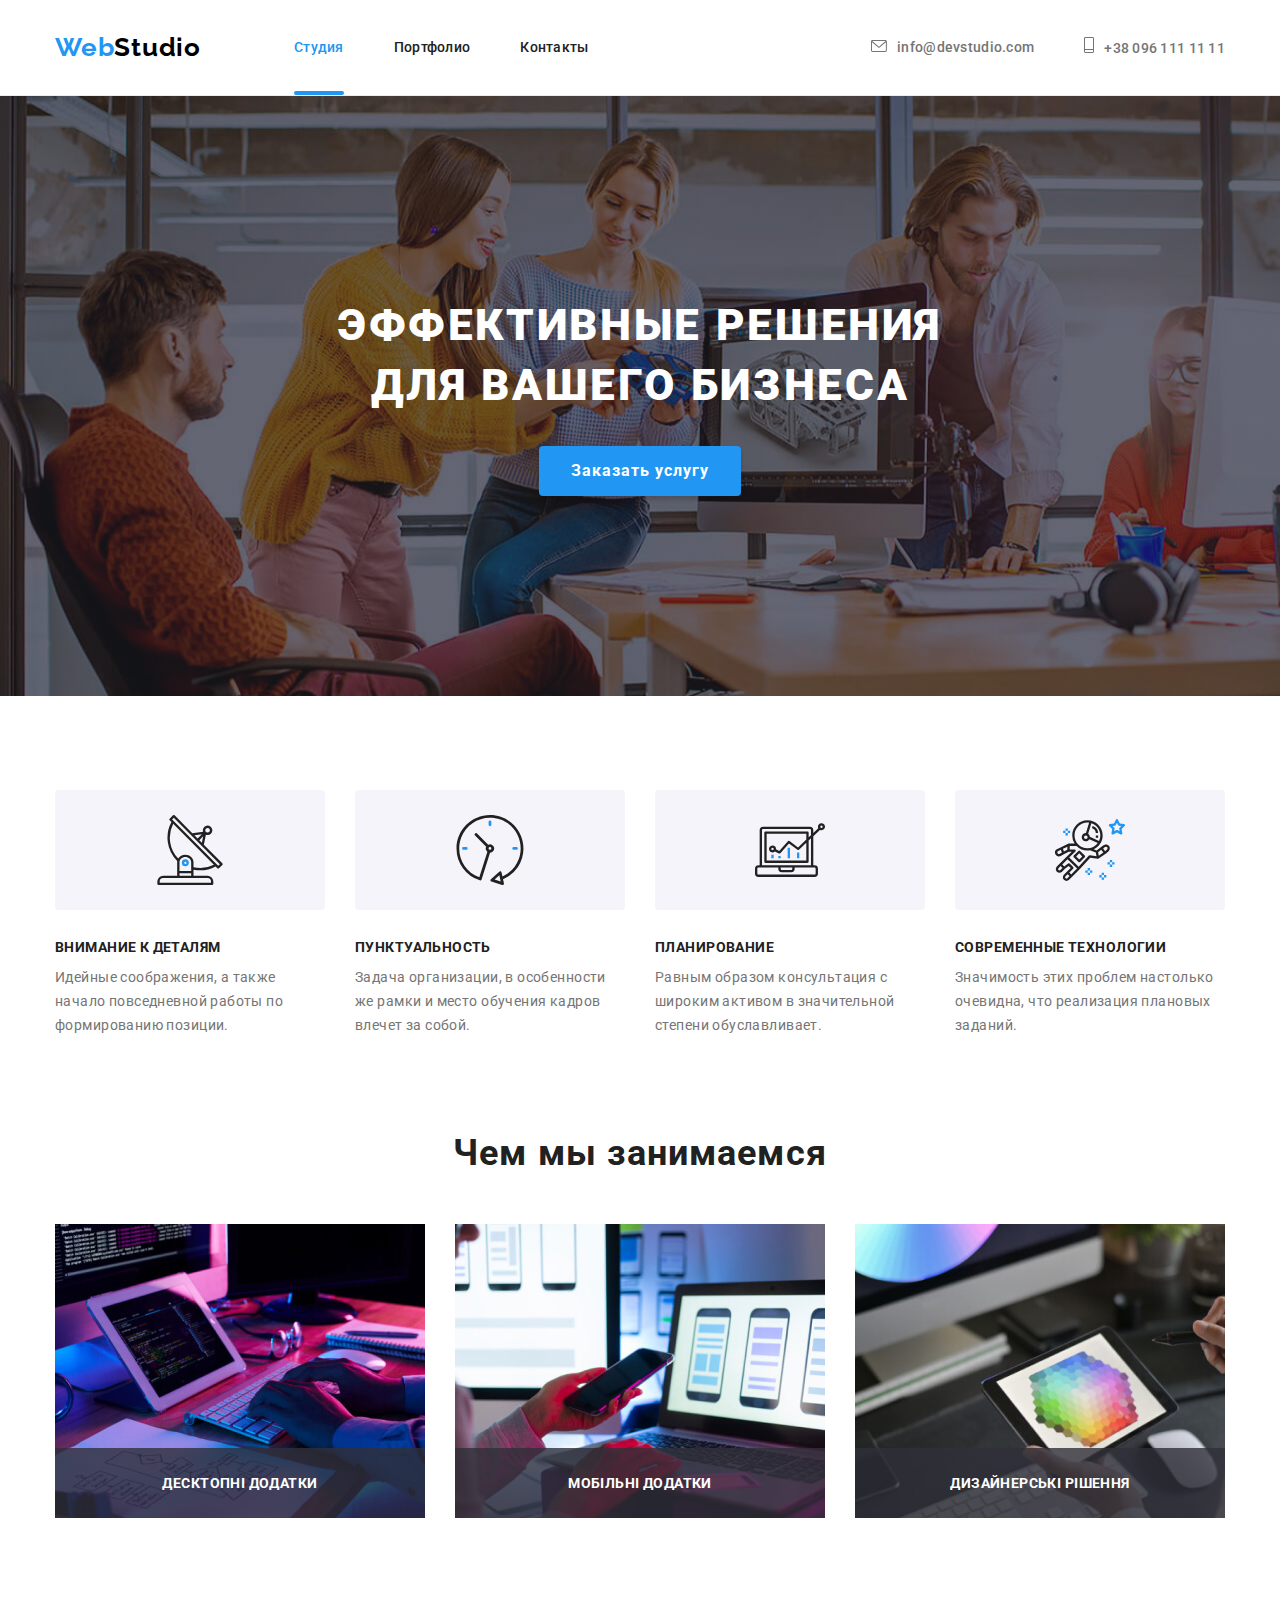
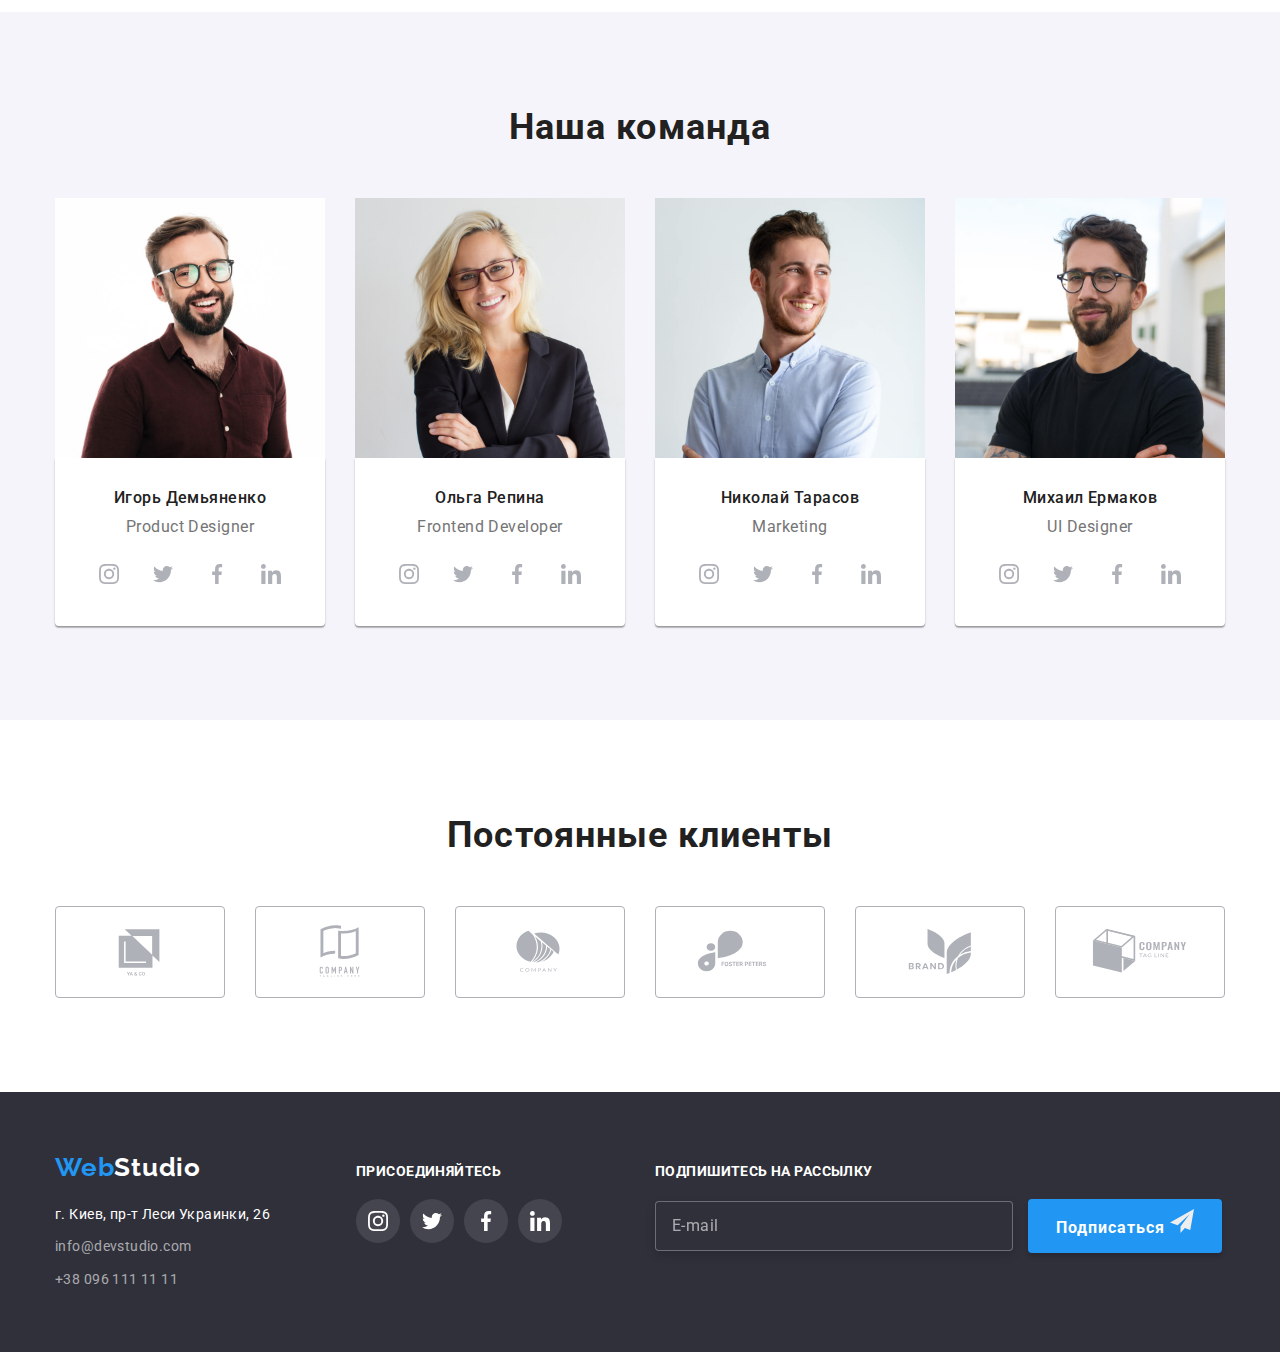
<file: index.html>
<!DOCTYPE html>
<html lang="ru">

<head>
    <meta charset="UTF-8">
    <meta http-equiv="X-UA-Compatible" content="IE=edge">
    <meta name="viewport" content="width=device-width, initial-scale=1.0">
    <title>goit-markup-hw-06</title>
    <link rel="preconnect" href="https://fonts.googleapis.com">
    <link rel="preconnect" href="https://fonts.gstatic.com" crossorigin>
    <link 
        href="https://fonts.googleapis.com/css2?family=Raleway:wght@700&family=Roboto:wght@400;500;700;900&display=swap"
        rel="stylesheet"/>
    <link rel="stylesheet" href="https://cdn.jsdelivr.net/npm/modern-normalize@1.1.0/modern-normalize.min.css">
    <link rel="stylesheet" href="./css/styles.css"/>
</head>

<body class="body">
    <!--Header-->
    <header class="page-header page-header-container">
        <div class="container header-container">
            <a class="logotype link" href="logo" lang="en">Web<span class="second-part-logo">Studio</span></a>
            <nav class="page-navigation">
                <ul class="menu list">
                    <li class="menu-item active-studia-link">
                        <a class="menu-link link menu-studia-header active-studia" href="./index.html">Студия</a>
                    </li>
                    <li class="menu-item">
                        <a class="menu-link link" href="./portfolio.html">Портфолио</a>
                    </li>
                    <li class="menu-item">
                        <a class="menu-link link" href="">Контакты</a>
                    </li>
                </ul>
            </nav>
            <ul class="list contacts-list">
                <li class="contacts-list-mail-phone">
                    <a class="contact-mail link" href="mailto:info@devstudio.com">
                        <svg class="envelope" widht="16" height="12">
                            <use href="./images/icons.svg#icon-envelope"></use>
                        </svg>info@devstudio.com
                    </a>
                </li>
                <li class="contacts-list-mail-phone">
                    <a class="contact-phone-number link" href="tel:+380961111111">
                        <svg class="smartphone" widht="10" height="16">
                            <use href="./images/icons.svg#icon-smartphone"></use>
                        </svg>+38 096 111 11 11
                    </a>
                </li>
            </ul>
        </div>
    </header>

    <!--HERO-->
    <main>
        <!--Top_box-->
        <section class="hero">
            <h1 class="main-title">Эффективные решения для вашего бизнеса</h1>
            <button class="modal-buttom" type="button" data-modal-open>Заказать услугу</button>
        </section>

        <!--Characteristic-->
        <section class="characteristic-section section">
            <div class="container">
                <h2 class="invisible-header">Особeнности</h2>
                <ul class="list characteristic-list">
                    <li class="list-characteristics-columns">
                        <div class="image">
                            <a href="#" class="characteristic-list-image">
                                <svg class="characteristic-list-icon" width="70" height="70">
                                    <use href="./images/icons.svg#icon-antenna"></use>
                                </svg>
                            </a> 
                        </div>    
                        <h3 class="inform-title-qualities subtitle">Внимание к деталям</h3>
                        <p class="description">Идейные соображения, а также начало повседневной работы по формированию позиции.</p>
                    </li>
                    <li class="list-characteristics-columns">
                        <div class="image">
                            <a href="#" class="characteristic-list-image">
                                <svg class="characteristic-list-icon" width="70" height="70">
                                    <use href="./images/icons.svg#icon-clock"></use>
                                </svg>
                            </a>
                        </div>    
                        <h3 class="inform-title-qualities subtitle">Пунктуальность</h3>
                        <p class="description">Задача организации, в особенности же рамки и место обучения кадров влечет за собой.</p>
                    </li>
                    <li class="list-characteristics-columns">
                        <div class="image"> 
                            <a href="#" class="characteristic-list-image">
                                <svg class="characteristic-list-icon" width="70" height="70">
                                    <use href="./images/icons.svg#icon-diagram"></use>
                                </svg>
                            </a>
                        </div>    
                        <h3 class="inform-title-qualities subtitle">Планирование</h3>
                        <p class="description">Равным образом консультация с широким активом в значительной степени обуславливает.</p>
                    </li>
                    <li class="list-characteristics-columns">
                        <div class="image">  
                            <a href="#" class="characteristic-list-image">
                                <svg class="characteristic-list-icon" width="70" height="70">
                                    <use href="./images/icons.svg#icon-astronaut"></use>
                                </svg>
                            </a>
                        </div>    
                        <h3 class="inform-title-qualities subtitle">Современные технологии</h3>
                        <p class="description">Значимость этих проблем настолько очевидна, что реализация плановых заданий.</p>
                    </li> 
                </ul>
            </div>
        </section>
        <!--We_do-->
        <section class="section-we-do">
            <div class="container">
                <h2 class="what-we-do">Чем мы занимаемся</h2>
                <ul class="list list-we-do">
                    <li class="what-we-do-cards">
                        <a href="#" class="we-do-window link">
                            <div class="position-overlay-we-do">
                                <img src="./images/we_do1.jpg" alt="typing_on_the_keyboard" width="370" height="294">
                                <p class="we-do-inform-part-photo">Десктопні додатки</p>
                            </div>
                        </a>
                    </li>
                    <li class="what-we-do-cards">
                        <a href="#" class="we-do-window link">
                            <div class="position-overlay-we-do">
                                <img src="./images/we_do2.jpg" alt="works_with_phone_and_laptop" width="370" height="294">
                                <p class="we-do-inform-part-photo">Мобільні додатки</p>
                            </div>
                        </a>
                    </li>
                    <li class="what-we-do-cards">
                        <a href="#" class="we-do-window link">
                            <div class="position-overlay-we-do">
                                <img src="./images/we_do3.jpg" alt="works_on_a_tablet" width="370" height="294">
                                <p class="we-do-inform-part-photo">Дизайнерські рішення</p>
                            </div>
                        </a>
                    </li>
                </ul>
            </div>
        </section>
        <!--Team-->
        <section class="section-team">
            <div class="container">
                <h2 class="our-team">Наша команда</h2>
                <ul class="list list-our-team">
                    <li class="our-team-cards">
                        <img src="./images/team1.jpg" alt="igor_demyanenko_smiles" width="270" height="260">
                        <div class="our-team-info-block">
                            <h3 class="inform-title subtitle">Игорь Демьяненко</h3>
                            <p lang="en" class="description-team">Product Designer</p>
                            <ul class="social-list list">
                                <li class="social-link">
                                    <a href="#" class="social-list-link">
                                        <svg class="social-list-icon" width="20" height="20">
                                            <use href="./images/icons.svg#icon-instagram"></use>
                                        </svg>
                                    </a>
                                </li>
                                <li class="social-link">
                                    <a href="#" class="social-list-link">
                                        <svg class="social-list-icon" width="20" height="20">
                                            <use href="./images/icons.svg#icon-twitter"></use>
                                        </svg>
                                    </a>
                                </li>
                                <li class="social-link">
                                    <a href="#" class="social-list-link">
                                        <svg class="social-list-icon" width="20" height="20">
                                            <use href="./images/icons.svg#icon-facebook"></use>
                                        </svg>
                                    </a>
                                </li>
                                <li class="social-link">
                                    <a href="#" class="social-list-link">
                                        <svg class="social-list-icon" width="20" height="20">
                                            <use href="./images/icons.svg#icon-linkedin"></use>
                                        </svg>
                                    </a>
                                </li>
                            </ul>
                        </div>
                    </li>
                    <li class="our-team-cards">
                        <img src="./images/team2.jpg" alt="olga_repina_smiles" width="270" height="260">
                        <div class="our-team-info-block">
                            <h3 class="inform-title subtitle">Ольга Репина</h3>
                            <p lang="en" class="description-team">Frontend Developer</p>
                                <ul class="social-list list">
                                    <li class="social-link">
                                        <a href="#" class="social-list-link">
                                            <svg class="social-list-icon" width="20" height="20">
                                                <use href="./images/icons.svg#icon-instagram"></use>
                                            </svg>
                                        </a>
                                    </li>
                                    <li class="social-link">
                                        <a href="#" class="social-list-link">
                                            <svg class="social-list-icon" width="20" height="20">
                                                <use href="./images/icons.svg#icon-twitter"></use>
                                            </svg>
                                        </a>
                                    </li>
                                    <li class="social-link">
                                        <a href="#" class="social-list-link">
                                            <svg class="social-list-icon" width="20" height="20">
                                                <use href="./images/icons.svg#icon-facebook"></use>
                                            </svg>
                                        </a>
                                    </li>
                                    <li class="social-link">
                                        <a href="#" class="social-list-link">
                                            <svg class="social-list-icon" width="20" height="20">
                                                <use href="./images/icons.svg#icon-linkedin"></use>
                                            </svg>
                                        </a>
                                    </li>
                                </ul>
                        </div>
                    </li>
                    <li class="our-team-cards">
                        <img src="./images/team3.jpg" alt="nicolay_tarasov_smiles" width="270" height="260">
                        <div class="our-team-info-block">
                            <h3 class="inform-title subtitle">Николай Тарасов</h3>
                            <p lang="en" class="description-team">Marketing</p>
                                <ul class="social-list list">
                                    <li class="social-link">
                                        <a href="#" class="social-list-link">
                                            <svg class="social-list-icon" width="20" height="20">
                                                <use href="./images/icons.svg#icon-instagram"></use>
                                            </svg>
                                        </a>
                                    </li>
                                    <li class="social-link">
                                        <a href="#" class="social-list-link">
                                            <svg class="social-list-icon" width="20" height="20">
                                                <use href="./images/icons.svg#icon-twitter"></use>
                                            </svg>
                                        </a>
                                    </li>
                                    <li class="social-link">
                                        <a href="#" class="social-list-link">
                                            <svg class="social-list-icon" width="20" height="20">
                                                <use href="./images/icons.svg#icon-facebook"></use>
                                            </svg>
                                        </a>
                                    </li>
                                    <li class="social-link">
                                        <a href="#" class="social-list-link">
                                            <svg class="social-list-icon" width="20" height="20">
                                                <use href="./images/icons.svg#icon-linkedin"></use>
                                            </svg>
                                        </a>
                                    </li>
                                </ul>
                        </div>
                    </li>
                    <li class="our-team-cards">
                        <img src="./images/team4.jpg" alt="mikhail_ermakov_smiles" width="270" height="260">
                        <div class="our-team-info-block">
                            <h3 class="inform-title subtitle">Михаил Ермаков</h3>
                            <p lang="en" class="description-team">UI Designer</p>
                                <ul class="social-list list">
                                    <li class="social-link">
                                        <a href="#" class="social-list-link">
                                            <svg class="social-list-icon" width="20" height="20">
                                                <use href="./images/icons.svg#icon-instagram"></use>
                                            </svg>
                                        </a>
                                    </li>
                                    <li class="social-link">
                                        <a href="#" class="social-list-link">
                                            <svg class="social-list-icon" width="20" height="20">
                                                <use href="./images/icons.svg#icon-twitter"></use>
                                            </svg>
                                        </a>
                                    </li>
                                    <li class="social-link">
                                        <a href="#" class="social-list-link">
                                            <svg class="social-list-icon" width="20" height="20">
                                                <use href="./images/icons.svg#icon-facebook"></use>
                                            </svg>
                                        </a>
                                    </li>
                                    <li class="social-link">
                                        <a href="#" class="social-list-link">
                                            <svg class="social-list-icon" width="20" height="20">
                                                <use href="./images/icons.svg#icon-linkedin"></use>
                                            </svg>
                                        </a>
                                    </li>
                                </ul>
                        </div>
                    </li>
                    
                </ul>
            </div>
        </section>   
        <!--Clients-->
        <section class="characteristic-section section">
            <div class="container">
                <h2 class="our-clients">Постоянные клиенты</h2>
                <ul class="client-list list">
                    <li class="client-link-item">
                        <a href="#" class="client-list-item">
                            <svg class="svg-active" width="106" height="60">
                                <use href="./images/icons.svg#icon-client1"></use>
                            </svg>
                        </a>
                    </li>
                    <li class="client-link-item">
                        <a href="#" class="client-list-item">
                            <svg class="svg-active" width="106" height="60">
                                <use href="./images/icons.svg#icon-client2"></use>
                            </svg>
                        </a>
                    </li>
                    <li class="client-link-item">
                        <a href="#" class="client-list-item">
                            <svg class="svg-active" width="106" height="60">
                                <use href="./images/icons.svg#icon-client3"></use>
                            </svg>
                        </a>
                    </li>
                    <li class="client-link-item">
                        <a href="#" class="client-list-item">
                            <svg class="svg-active" width="106" height="60">
                                <use href="./images/icons.svg#icon-client4"></use>
                            </svg>
                        </a>
                    </li>
                    <li class="client-link-item">
                        <a href="#" class="client-list-item">
                            <svg class="svg-active" width="106" height="60">
                                <use href="./images/icons.svg#icon-client5"></use>
                            </svg>
                        </a>
                    </li>
                    <li class="client-link-item">
                        <a href="#" class="client-list-item">
                            <svg class="svg-active" width="106" height="60">
                                <use href="./images/icons.svg#icon-client6"></use>
                            </svg>
                        </a>
                    </li>
                </ul>
            </div>
        </section>
    </main>

    <!--Footer-->
    <footer class="footer">
        <div class="container footer-parts">
            <div class="container-footer-parts">
                <a class="logotype link" href="logo" lang="en">Web<span class="second-part-logo-footer">Studio</span></a>
                <address class="adress-footer">
                    <ul class="list">
                        <li class="footer-adress-list">
                            <a class="company-adress-link link" href="https://goo.gl/maps/UaDpQJsmYQLNW6bbA" target="_blank" rel="noopener noreferrer">г. Киев, пр-т Леси Украинки, 26</a>
                        </li>
                        <li class="footer-adress-list">
                            <a class="footer-mail-link link" href="mailto:info@devstudio.com">info@devstudio.com</a>
                        </li>
                        <li class="footer-adress-list">
                            <a class="footer-phone-link link" href="tel:+380961111111">+38 096 111 11 11</a>
                        </li>
                    </ul>
                </address>
            </div> 
            <div class="container-footer">
                <p class="title-footer">Присоединяйтесь</p>
                <ul class="social-list-footer list">
                    <li class="social-link-footer">
                        <a href="#" class="social-list-link-footer">
                            <svg class="social-list-icon-footer" width="20" height="20">
                                <use href="./images/icons.svg#icon-instagram"></use>
                            </svg>
                        </a>
                    </li>
                    <li class="social-link-footer">
                        <a href="#" class="social-list-link-footer">
                            <svg class="social-list-icon-footer" width="20" height="20">
                                <use href="./images/icons.svg#icon-twitter"></use>
                            </svg>
                        </a>
                    </li>
                    <li class="social-link-footer">
                        <a href="#" class="social-list-link-footer">
                            <svg class="social-list-icon-footer" width="20" height="20">
                                <use href="./images/icons.svg#icon-facebook"></use>
                            </svg>
                        </a>
                    </li>
                    <li class="social-link-footer">
                        <a href="#" class="social-list-link-footer">
                            <svg class="social-list-icon-footer" width="20" height="20">
                                <use href="./images/icons.svg#icon-linkedin"></use>
                            </svg>
                        </a>
                    </li>
                </ul>
            </div>
            <form class="modal-form-footer">
                <p class="modal-form-title-footer">Подпишитесь на рассылку</p>
                <label class="modal-form-field-footer">
                    <span class="modal-form-input-wrapper-footer">
                        <input type="email" name="email_mailing" class="modal-form-input-footer" required
                            minlength="5" placeholder="E-mail">
                    </span>
                    <button type="button" class="modal-form-submit-footer">Подписаться
                        <svg class="modal-form-input-icon-footer" width="24" height="24">
                            <use href="./images/icons.svg#icon-icon-send"></use>
                        </svg>
                    </button>
                </label>
            </form>
        </div>
    </footer>

    <!-- ------------MODAL   WINDOW---------- -->

    <div class="backdrop is-hidden" data-modal>
        <div class="modal">
            <button type="button" class="modal-close-button" data-modal-close>
                <svg class="modal-close-button-icon" width="18" height="18">
                    <use href="./images/icons.svg#icon-close-button"></use>
                </svg>
            </button>


            <form class="modal-form">
                <p class="modal-form-title">Оставьте свои данные, мы вам перезвоним</p>
                <label class="modal-form-field">
                    <span class="modal-form-input-desc">Имя*</span>
                    <span class="modal-form-input-wrapper">
                         <input type="text" name="user_name" class="modal-form-input" required pattern="^[a-zA-Zа-яА-Я]+$" minlength="2">
                            <svg class="modal-form-input-icon" width="18" height="18">
                                <use href="./images/icons.svg#icon-person-black"></use>
                            </svg>
                    </span>
                </label>
                <label class="modal-form-field">
                    <span class="modal-form-input-desc">Телефон*</span>
                    <span class="modal-form-input-wrapper">
                        <input type="tel" name="user_phone" class="modal-form-input" required pattern="[0-9]{3}-[0-9]{3}-[0-9]{2}-[0-9]{2}" title="xxx-xxx-xx-xx"/>
                            <svg class="modal-form-input-icon" width="18" height="18">
                                <use href="./images/icons.svg#icon-phone-black"></use>
                            </svg>
                    </span>
                </label>
                <label class="modal-form-field">
                    <span class="modal-form-input-desc">Почта*</span>
                    <span class="modal-form-input-wrapper">
                        <input type="email" name="user_email" class="modal-form-input" required />
                        <svg class="modal-form-input-icon" width="18" height="18">
                            <use href="./images/icons.svg#icon-email-black"></use>
                        </svg>
                    </span>
                </label>
                <label class="modal-form-field">
                    <span class="modal-form-input-desc">Комментарий</span>
                    <textarea 
                        name="user_message" 
                        class="modal-form-message" 
                        placeholder="Введите текст"
                        ></textarea>
                </label>
                <input id="user-policy" type="checkbox" name="user_policy" class="modal-form-check invisible-header">
                <label for="user-policy" class="modal-form-check-desc">Соглашаюсь с рассылкой и принимаю&nbsp;<a href="">Условия договора</a></label>
                <button type="submit" class="modal-form-submit">Отправить</button>
            </form>
        </div>
    </div>
</body>
<script src="./js/modal.js"></script>
</html>
</file>
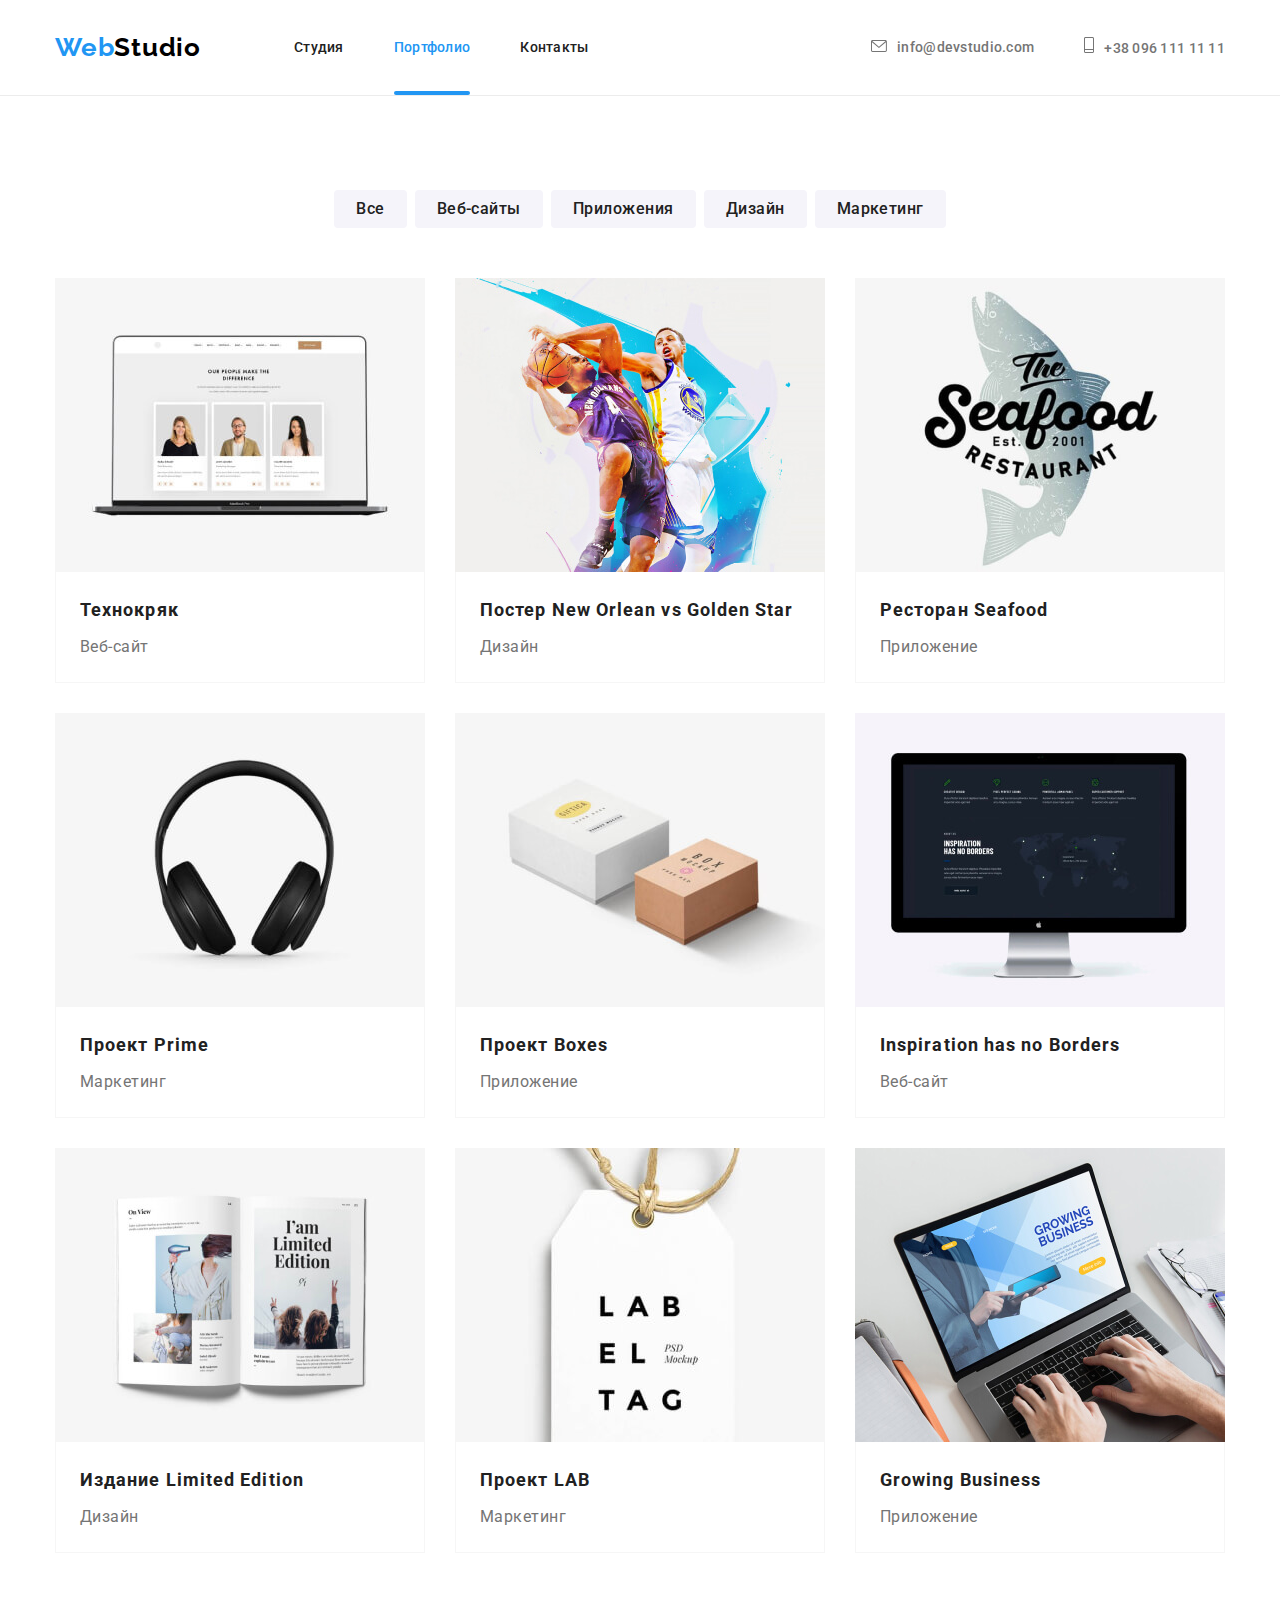
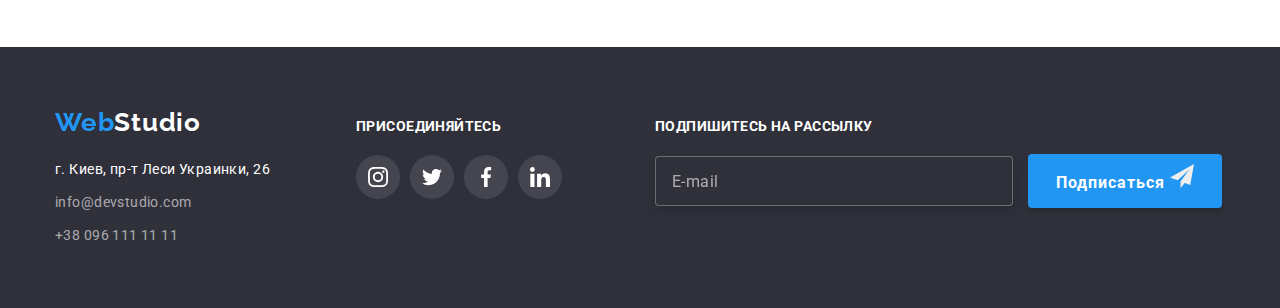
<file: portfolio.html>
<!DOCTYPE html>
<html lang="ru">

<head>
    <meta charset="UTF-8">
    <meta http-equiv="X-UA-Compatible" content="IE=edge">
    <meta name="viewport" content="width=device-width, initial-scale=1.0">
    <title>goit-portfolio</title>
    <link rel="preconnect" href="https://fonts.googleapis.com">
    <link rel="preconnect" href="https://fonts.gstatic.com" crossorigin>
    <link 
        href="https://fonts.googleapis.com/css2?family=Raleway:wght@700&family=Roboto:wght@400;500;700;900&display=swap" 
        rel="stylesheet"
    />
    <link rel="stylesheet" href="https://cdn.jsdelivr.net/npm/modern-normalize@1.1.0/modern-normalize.min.css">
    <link rel="stylesheet" href="./css/styles.css"/>
</head>

<body>
    <!--Header-->
    <header class="page-header page-header-container">
        <div class="container header-container">
            <a class="logotype link" href="logo" lang="en">Web<span class="second-part-logo">Studio</span></a>
            <nav class="page-navigation">
                <ul class="menu list">
                    <li class="menu-item">
                        <a class="menu-link link menu-studia-header" href="./index.html">Студия</a>
                    </li>
                    <li class="menu-item active-portfolio-link">
                        <a class="menu-link link active-portfolio" href="./portfolio.html">Портфолио</a>
                    </li>
                    <li class="menu-item">
                        <a class="menu-link link" href="">Контакты</a>
                    </li>
                </ul>
            </nav>
            <ul class="list contacts-list">
                <li class="contacts-list-mail-phone">
                    <a class="contact-mail link" href="mailto:info@devstudio.com">
                        <svg class="envelope" widht="16" height="12">
                            <use href="./images/icons.svg#icon-envelope"></use>
                        </svg>info@devstudio.com
                    </a>
                </li>
                <li class="contacts-list-mail-phone">
                    <a class="contact-phone-number link" href="tel:+380961111111">
                        <svg class="smartphone" widht="10" height="16">
                            <use href="./images/icons.svg#icon-smartphone"></use>
                        </svg>+38 096 111 11 11
                    </a>
                </li>
            </ul>
        </div>
    </header>

    <!--Main_content-->
    <main>

        <!--Top_box-buttons-->
        <section class="section">
            <div class="container">
                <h2 class="invisible-header">Клавиши быстрого перехода</h2>
                <ul class="part-buttons">
                    <li class="list">
                        <button type="button" class="portfolio-buttons">Все</button>
                    </li>
                    <li class="list">
                        <button type="button" class="portfolio-buttons">Веб-сайты</button>
                    </li>
                    <li class="list">
                        <button type="button" class="portfolio-buttons">Приложения</button> 
                    </li>
                    <li class="list">
                        <button type="button" class="portfolio-buttons">Дизайн</button>
                    </li>
                    <li class="list">
                        <button type="button" class="portfolio-buttons">Маркетинг</button>
                    </li>
                </ul>
        <!--Exaples_projects-->
                <h2 class="invisible-header">Чем мы занимаемся</h2>
                <ul class="list list-what-we-do-portfolio">
                    <li class="what-we-do-portfolio-list">
                        <a href="#" class="portfolio-we-do-window link">
                            <div class="position-overlay">
                                <img src="./images-portfolio/img1.jpg" alt="website-on-laptop" width="370" height="294">
                                    <p class="overlay">
                                        Ресурс пропонує комплексні пропозиції з різним рівнем функціоналу та сервісів. Все це дозволить відвідувачу отримати
                                вичерпні відомості про компанію чи приватну особу.
                                    </p>
                            </div>
                            <div class="projects-info-block">
                                <h3 class="inform-title-portfolio">Технокряк</h3>
                                <p class="description-portfolio">Веб-сайт</p>
                            </div>
                        </a>
                    </li>   
                    <li class="what-we-do-portfolio-list">
                        <a href="#" class="portfolio-we-do-window link">
                            <div class="position-overlay">
                                <img src="./images-portfolio/img2.jpg" alt="poster" width="370" height="294">
                                    <p class="overlay">
                                        Ресурс пропонує комплексні пропозиції з різним рівнем функціоналу та сервісів. Все це дозволить відвідувачу отримати
                                        вичерпні відомості про компанію чи приватну особу.
                                    </p>
                            </div>
                                <div class="projects-info-block">
                                    <h3 class="inform-title-portfolio">Постер <span lang="en">New Orlean vs Golden Star</span></h3>
                                    <p class="description-portfolio">Дизайн</p>
                                </div>
                            
                        </a>
                    </li>
                    <li class="what-we-do-portfolio-list">
                        <a href="#" class="portfolio-we-do-window link">
                            <div class="position-overlay">
                                <img src="./images-portfolio/img3.jpg" alt="restaurant-logo" width="370" height="294">
                                    <p class="overlay">
                                        Ресурс пропонує комплексні пропозиції з різним рівнем функціоналу та сервісів. Все це дозволить відвідувачу отримати
                                        вичерпні відомості про компанію чи приватну особу.
                                    </p>
                            </div>
                                <div class="projects-info-block">
                                    <h3 class="inform-title-portfolio">Ресторан <span lang="en">Seafood</span></h3>
                                    <p class="description-portfolio">Приложение</p>
                                </div>
                        </a>
                    </li>
                    <li class="what-we-do-portfolio-list">
                        <a href="#" class="portfolio-we-do-window link">
                            <div class="position-overlay">
                                <img src="./images-portfolio/img4.jpg" alt="photo-headphones" width="370" height="294">
                                    <p class="overlay">
                                        Ресурс пропонує комплексні пропозиції з різним рівнем функціоналу та сервісів. Все це дозволить відвідувачу отримати
                                        вичерпні відомості про компанію чи приватну особу.
                                    </p>
                            </div>
                                <div class="projects-info-block">
                                    <h3 class="inform-title-portfolio">Проект <span lang="en">Prime</span></h3>
                                    <p class="description-portfolio">Маркетинг</p>
                                </div>
                        </a>
                    </li>
                    <li class="what-we-do-portfolio-list">
                        <a href="#" class="portfolio-we-do-window link">
                            <div class="position-overlay">
                                <img src="./images-portfolio/img5.jpg" alt="boxes" width="370" height="294">
                                    <p class="overlay">
                                        Ресурс пропонує комплексні пропозиції з різним рівнем функціоналу та сервісів. Все це дозволить відвідувачу отримати
                                        вичерпні відомості про компанію чи приватну особу.
                                    </p>
                            </div>
                                <div class="projects-info-block">
                                    <h3 class="inform-title-portfolio">Проект <span lang="en">Boxes</span></h3>
                                    <p class="description-portfolio">Приложение</p>
                                </div>
                        </a>
                    </li>
                    <li class="what-we-do-portfolio-list">
                        <a href="#" class="portfolio-we-do-window link">
                            <div class="position-overlay">
                                <img src="./images-portfolio/img6.jpg" alt="website-on-computer" width="370" height="294">
                                    <p class="overlay">
                                        Ресурс пропонує комплексні пропозиції з різним рівнем функціоналу та сервісів. Все це дозволить відвідувачу отримати
                                        вичерпні відомості про компанію чи приватну особу.
                                    </p>
                            </div>
                                <div class="projects-info-block">
                                    <h3 class="inform-title-portfolio" lang="en">Inspiration has no Borders</h3>
                                    <p class="description-portfolio">Веб-сайт</p>
                                </div>
                        </a>
                    </li>
                    <li class="what-we-do-portfolio-list">
                        <a href="#" class="portfolio-we-do-window link">
                            <div class="position-overlay">
                                <img src="./images-portfolio/img7.jpg" alt="book" width="370" height="294">
                                    <p class="overlay">
                                        Ресурс пропонує комплексні пропозиції з різним рівнем функціоналу та сервісів. Все це дозволить відвідувачу отримати
                                        вичерпні відомості про компанію чи приватну особу.
                                    </p>
                            </div>
                                <div class="projects-info-block">
                                    <h3 class="inform-title-portfolio">Издание <span lang="en">Limited Edition</span></h3>
                                    <p class="description-portfolio">Дизайн</p>
                                </div>
                        </a>
                    </li>
                    <li class="what-we-do-portfolio-list">
                        <a href="#" class="portfolio-we-do-window link">
                            <div class="position-overlay">
                                <img src="./images-portfolio/img8.jpg" alt="tag" width="370" height="294">
                                    <p class="overlay">
                                        Ресурс пропонує комплексні пропозиції з різним рівнем функціоналу та сервісів. Все це дозволить відвідувачу отримати
                                        вичерпні відомості про компанію чи приватну особу.
                                    </p>
                            </div>
                                <div class="projects-info-block">
                                    <h3 class="inform-title-portfolio">Проект <span lang="en">LAB</span></h3>
                                    <p class="description-portfolio">Маркетинг</p>
                                </div>
                        </a>
                    </li>
                    <li class="what-we-do-portfolio-list">
                        <a href="#" class="portfolio-we-do-window link">
                            <div class="position-overlay">
                                <img src="./images-portfolio/img9.jpg" alt="work-on-laptop" width="370" height="294">
                                    <p class="overlay">
                                        Ресурс пропонує комплексні пропозиції з різним рівнем функціоналу та сервісів. Все це дозволить відвідувачу отримати
                                        вичерпні відомості про компанію чи приватну особу.
                                    </p>
                            </div>
                                <div class="projects-info-block">
                                    <h3 class="inform-title-portfolio" lang="en">Growing Business</h3>
                                    <p class="description-portfolio">Приложение</p>
                                </div>
                        </a>
                    </li>
                </ul>
            </div>
        </section>     
    </main>

    <!--Footer-->
    <footer class="footer">
        <div class="container footer-parts">
            <div class="container-footer-parts">
                <a class="logotype link" href="logo" lang="en">Web<span class="second-part-logo-footer">Studio</span></a>
                <address class="adress-footer">
                    <ul class="list">
                        <li class="footer-adress-list">
                            <a class="company-adress-link link" href="https://goo.gl/maps/UaDpQJsmYQLNW6bbA" target="_blank"
                                rel="noopener noreferrer">г. Киев, пр-т Леси Украинки, 26</a>
                        </li>
                        <li class="footer-adress-list">
                            <a class="footer-mail-link link" href="mailto:info@devstudio.com">info@devstudio.com</a>
                        </li>
                        <li class="footer-adress-list">
                            <a class="footer-phone-link link" href="tel:+380961111111">+38 096 111 11 11</a>
                        </li>
                    </ul>
                </address>
            </div>
            <div class="container-footer">
                <p class="title-footer">Присоединяйтесь</p>
                <ul class="social-list-footer list">
                    <li class="social-link-footer">
                        <a href="#" class="social-list-link-footer">
                            <svg class="social-list-icon-footer" width="20" height="20">
                                <use href="./images/icons.svg#icon-instagram"></use>
                            </svg>
                        </a>
                    </li>
                    <li class="social-link-footer">
                        <a href="#" class="social-list-link-footer">
                            <svg class="social-list-icon-footer" width="20" height="20">
                                <use href="./images/icons.svg#icon-twitter"></use>
                            </svg>
                        </a>
                    </li>
                    <li class="social-link-footer">
                        <a href="#" class="social-list-link-footer">
                            <svg class="social-list-icon-footer" width="20" height="20">
                                <use href="./images/icons.svg#icon-facebook"></use>
                            </svg>
                        </a>
                    </li>
                    <li class="social-link-footer">
                        <a href="#" class="social-list-link-footer">
                            <svg class="social-list-icon-footer" width="20" height="20">
                                <use href="./images/icons.svg#icon-linkedin"></use>
                            </svg>
                        </a>
                    </li>
                </ul>
            </div>
            <form class="modal-form-footer">
                <p class="modal-form-title-footer">Подпишитесь на рассылку</p>
                <label class="modal-form-field-footer">
                    <span class="modal-form-input-wrapper-footer">
                        <input type="email" name="email_mailing" class="modal-form-input-footer" required minlength="5"
                            placeholder="E-mail">
                    </span>
                    <button type="button" class="modal-form-submit-footer">Подписаться
                        <svg class="modal-form-input-icon-footer" width="24" height="24">
                            <use href="./images/icons.svg#icon-icon-send"></use>
                        </svg>
                    </button>
                </label>
            </form>
        </div>
    </footer>
</body>

</html>
</file>
<file: css/styles.css>
h1,
h2,
h3,
h4,
p {
    margin-top: 0;
    margin-bottom: 0;
}

ul,
ol {
    margin-top: 0;
    margin-bottom: 0;
    padding-left: 0;
}

img {
    display: block;
}

button {
    cursor: pointer;
}

address {
    font-size: normal;
}

.section {
    padding-top: 94px;
    padding-bottom: 94px;
}

.subtitle {
    margin-bottom: 10px;
}

.invisible-header {
    position: absolute;
    width: 1px;
    height: 1px;
    margin: -1px;
    border: 0;
    padding: 0;
    white-space: nowrap;
    clip-path: inset(100%);
    clip: rect(0 0 0 0);
    overflow: hidden;
}

.our-team-info-block {
    padding-top: 30px;
    text-align: center;
    padding-bottom: 30px;
    background-color: #FFFFFF;
    border-radius: 0px 0px 4px 4px;
    box-shadow: 0px 1px 3px rgba(0, 0, 0, 0.12), 0px 1px 1px rgba(0, 0, 0, 0.14), 0px 2px 1px rgba(0, 0, 0, 0.2);
}

.characteristic-list {
    display: flex;
    column-gap: 30px;
}

.list-we-do {
    display: flex;
    flex-wrap: wrap;
    column-gap: 30px;
    margin-top: 50px;
    list-style: none;
    margin: 0;
    padding-left: 0;
}

.list-our-team {
    display: flex;
    flex-wrap: wrap;
    column-gap: 30px;
    margin-top: 50px;
    list-style: none;
    margin: 0;
    padding-left: 0;
}

.list-what-we-do-portfolio {
    display: flex;
    flex-wrap: wrap;
    gap: 30px;
    margin-top: 50px;
    list-style: none;
    margin: 0;
    padding-left: 0;
}

.projects-info-block {
    padding-top: 20px;
    text-align: left;
    padding-left: 24px;
    padding-right: 24px;
    padding-bottom: 20px;
    border: 1px solid #F6F6F6;
    border-top: none;
}

.what-we-do-portfolio-list:hover,
.what-we-do-portfolio-list:focus {
    border-bottom: 1px solid #EEEEEE;
    box-shadow: 0px 1px 1px rgba(0, 0, 0, 0.12), 0px 4px 4px rgba(0, 0, 0, 0.06), 1px 4px 6px rgba(0, 0, 0, 0.16);
}

.what-we-do-cards {
    flex-basis: calc((100% - 60px) / 3);
}

.our-team-cards {
    flex-basis: calc((100% - 90px) / 4);
}


.what-we-do-portfolio-list {
    transition: box-shadow 250ms cubic-bezier(0.4, 0, 0.2, 1);
    flex-basis: ((100% - 60px) / 3);
}

.what-we-do {
    margin-bottom: 50px;
}

.container {
    width: 1200px;
    margin-left: auto;
    margin-right: auto;
    padding-left: 15px;
    padding-right: 15px;
}

.page-header-container {
    max-width: 1600px;
    margin: 0 auto;
    padding-top: 32px;
    padding-bottom: 32px;
    border-bottom: 1px solid #ECECEC;
}

.header-container {
    display: flex;
    align-items: center;
}

.footer-adress-list:not(:last-child) {
    margin-bottom: 9px;
}

.menu-item:not(:last-child) {
    margin-right: 50px;
}

.page-navigation {
    margin-left: 93px;
}

.menu,
.contacts-list {
    display: flex;
    align-items: center;
    margin-left: auto;
}

.list {
    list-style: none;
}

.link {
    text-decoration: none;
}

.list {
    list-style: none;
}

.link {
    text-decoration: none;
}

body {
    font-family: 'Roboto', sans-serif;
}

.active-studia-link,
.active-portfolio-link {
    position: relative;
    display: block;
    font-weight: 500;
    font-size: 14px;
    line-height: 1.14;
    letter-spacing: 00.02em;
    color: #2196F3;
    cursor: pointer;
    transition: color 250ms cubic-bezier(0.4, 0, 0.2, 1);
}

.active-studia::after,
.active-portfolio::after {
    position: absolute;
    content: "";
    left: 0;
    bottom: 0;
    border-radius: 2px;
    width: 100%;
    height: 4px;
    background-color: #2196F3;
    border-radius: 2px;
    bottom: -40px;
    transition: 250ms cubic-bezier(0.4, 0, 0.2, 1);
}

.active-studia,
.active-portfolio {
    color: #2196F3;
}

.active-studia-link.active-studia::after,
.active-portfolio-link.active-portfolio::after {
    background-color: #2196F3;
}

/* ========= COMPONENTS  ========= */
.modal-buttom {
    box-shadow: 0px 4px 4px rgba(0, 0, 0, 0.15);
    border: none;
    border-radius: 4px;
    padding-top: 10px;
    padding-bottom: 10px;
    padding-left: 32px;
    padding-right: 32px;
    font-weight: 700;
    font-size: 16px;
    line-height: 1.88;
    letter-spacing: 0.06em;
    cursor: pointer;
    font-family: inherit;
    background-color: #2196F3;
    color: #FFFFFF;
    display: block;
    margin: 0 auto;
    transition: 250ms cubic-bezier(0.4, 0, 0.2, 1);
}

.modal-buttom:hover,
.modal-buttom:focus {
    background-color: #188CE8;
}

.inform-title-qualities {
    font-weight: 700;
    font-size: 14px;
    line-height: 1.14;
    letter-spacing: 0.03em;
    text-transform: uppercase;
    color: #212121;
}

.inform-title {
    font-weight: 500;
    font-size: 16px;
    line-height: 19px;
    letter-spacing: 0.03em;
    color: #212121;
    margin-bottom: 10px;
}

.inform-title-portfolio {
    font-weight: 700;
    font-size: 18px;
    line-height: 2;
    letter-spacing: 0.06em;
    color: #212121;
    margin-bottom: 4px;
}

.description {
    font-size: 14px;
    line-height: 1.71;
    letter-spacing: 0.03em;
    color: #757575;
}

.section-we-do {
    padding-bottom: 94px;
}

.section-team {
    max-width: 1600px;
    padding-top: 94px;
    padding-bottom: 94px;
    background-color: #F5F4FA;
    margin: 0 auto;
}

.list-characteristics-columns {
    width: 270px;
}

.description-portfolio {
    line-height: 1.88;
    letter-spacing: 0.03em;
    color: #757575;
}

.description-team {
    line-height: 1.19;
    letter-spacing: 0.03em;
    color: #757575;
    margin-bottom: 16px;
}

.logotype {
    font-family: 'Raleway';
    font-weight: 700;
    font-size: 26px;
    line-height: 31px;
    letter-spacing: 0.03em;
    color: #2196F3;
}

/* ========= /COMPONENTS ========= */


/* ========== HEADER =========== */

.phone-vector,
.mail-vector {
    left: 65.75%;
    right: 33.25%;
    top: 1.81%;
    bottom: 97.55%;
    color: #757575;
    margin-right: 10px;
    margin-top: 34px;
    margin-bottom: 34px;
}

.second-part-logo {
    font-family: 'Raleway';
    font-weight: 700;
    font-size: 26px;
    line-height: 1.19;
    letter-spacing: 0.03em;
    color: #000000;
}

.menu-link {
    font-weight: 500;
    font-size: 14px;
    line-height: 1.14;
    letter-spacing: 0.02em;
    color: #212121;
    transition: color 250ms cubic-bezier(0.4, 0, 0.2, 1);
}

.menu-link:hover,
.menu-link:focus {
    color: #2196F3;
}

.contact-mail,
.contact-phone-number {
    font-weight: 500;
    font-size: 14px;
    line-height: 1.14;
    letter-spacing: 0.02em;
    color: #757575;
    transition: color 250ms cubic-bezier(0.4, 0, 0.2, 1);
}


.contacts-list-mail-phone:not(:last-child) {
    margin-right: 50px;
}

.contact-mail:hover,
.contact-mail:focus,
.contact-phone-number:hover,
.contact-phone-number:focus {
    color: #2196F3;
}

.active-portfolio,
.active-studia {
    color: #2196F3;
}

.part-buttons {
    display: flex;
    justify-content: center;
    column-gap: 8px;
    margin-top: 94px;
    list-style: none;
    margin: 0;
    padding-left: 0;
    border: none;
    margin-bottom: 50px;
}

.smartphone {
    width: 10px;
    height: 16px;
    margin-right: 10px;
}

.smartphone, .smartphone:hover, .smartphone:focus {
    fill: currentColor;
}

.envelope {
    width: 16px;
    margin-right: 10px;
    height: 12px;
}

.envelope, .envelope:hover, .envelope:focus {
    fill: currentColor
}

/* ========== /HEADER =========== */

/* =========== HERO ============ */

.portfolio-buttons {
    font-weight: 500;
    font-size: 16px;
    line-height: 1.63;
    text-align: center;
    letter-spacing: 0.03em;
    font-family: inherit;
    color: #212121;
    background-color: #F5F4FA;
    border-radius: 4px;
    border: none;
    padding-top: 6px;
    padding-right: 22px;
    padding-bottom: 6px;
    padding-left: 22px;
    transition: color 250ms cubic-bezier(0.4, 0, 0.2, 1), background-color 250ms cubic-bezier(0.4, 0, 0.2, 1), 
    border 250ms cubic-bezier(0.4, 0, 0.2, 1);
}

.portfolio-buttons:hover,
.portfolio-buttons:focus {
    font-weight: 500;
    font-size: 16px;
    line-height: 26px;
    text-align: center;
    letter-spacing: 0.03em;
    background-color: #2196F3;
    box-shadow: 0px 3px 1px rgba(0, 0, 0, 0.1), 0px 1px 2px rgba(0, 0, 0, 0.08), 0px 2px 2px rgba(0, 0, 0, 0.12);
    border-radius: 4px;;
    color: #FFFFFF;
}

.hero {
    max-width: 1600px;
    padding-top: 200px;
    padding-bottom: 200px;
    background: #2F303A;
    align-items: center;
    margin: 0 auto;
    background-image: linear-gradient(rgba(47, 48, 58, 0.4), rgba(47, 48, 58, 0.4)), url("../images/img-hero.jpg");
    background-size: cover;
}

.main-title {
    font-weight: 900;
    font-size: 44px;
    line-height: 1.36;
    text-align: center;
    letter-spacing: 0.06em;
    text-transform: uppercase;
    color: #FFFFFF;
    width: 696px;
    margin: 0 auto;
}

.main-title {
    margin-bottom: 30px;
}

/* ========== /HERO ========== */

/* ==========MAIN============= */

.characteristic-list-image {
    display: flex;
    justify-content: center;
    align-items: center;
    width: 270px;
    height: 120px;
    border-radius: 4px;
    background-color: #F5F4FA;
    margin-bottom: 30px;
}

.what-we-do, 
.our-team,
.our-clients {
    font-weight: 700;
    font-size: 36px;
    line-height: 42px;
    text-align: center;
    letter-spacing: 0.03em;
    color: #212121;
}

.our-clients {
    margin-bottom: 50px;
}

.our-team {
    margin-bottom: 50px;
}

.client-list {
    display: flex;
    justify-content: center;
    gap: 30px;
}

.client-list-item {
    display: flex;
    justify-content: center;
    align-items: center;
    width: 170px;
    height: 92px;
    border: 1px solid #AFB1B8;
    border-radius: 4px;
    fill: #AFB1B8;
    transition: border 250ms cubic-bezier(0.4, 0, 0.2, 1),
    fill 250ms cubic-bezier(0.4, 0, 0.2, 1);
}

.client-list-item:hover,
.client-list-item:focus {
    background-color: #FFFFFF;
    fill: #2196F3;
    border: 1px solid #2196F3;
}

.portfolio-we-do-window,
.we-do-window {
    position: relative;
}

.position-overlay,
.position-overlay-we-do {
    position: relative;
    overflow: hidden;
}


.overlay {
    position: absolute;
    overflow-y: auto;
    transform: translate(0, 101%);
    transition: transform 250ms cubic-bezier(0.4, 0, 0.2, 1);
    background-color: rgba(33, 150, 243, 0.9);
    left: 0;
    top: 0;
    font-size: 18px;
    padding-top: 63px;
    padding-right: 24px;
    padding-bottom: 63px;
    padding-left: 24px;
    color: #FFFFFF;
    line-height: 28px;
    letter-spacing: 0.03em;
    width: 100%;
    height: 100%;
}

.we-do-inform-part-photo {
    position: absolute;
    overflow-y: auto;
    transform: translate(0, 224px);
    transition: transform 250ms cubic-bezier(0.4, 0, 0.2, 1);
    background: rgba(47, 48, 58, 0.8);
    left: 0;
    top: 0;
    font-weight: 700;
    font-size: 14px;
    padding-top: 27px;
    padding-bottom: 27px;
    color: #FFFFFF;
    line-height: 16px;
    text-align: center;
    letter-spacing: 0.03em;
    text-transform: uppercase;
    width: 100%;
    height: 100%;
}

.portfolio-we-do-window:hover .overlay,
.portfolio-we-do-window:focus .overlay {
    transform: translate(0, 0);
}

/* =========FOOTER========= */
.footer {
    max-width: 1600px;
    padding-top: 60px;
    padding-bottom: 60px;
    background: #2F303A;
    align-items: center;
    margin: 0 auto;
}

.adress-footer {
    margin-top: 20px;
}

.container-footer-parts {
    min-width: 231px;
}

.second-part-logo-footer {
    font-family: 'Raleway';
    font-weight: 700;
    font-size: 26px;
    line-height: 1.19;
    letter-spacing: 0.03em;
    color: #FFFFFF;
}

.company-adress-link {
    font-style: normal;
    font-size: 14px;
    line-height: 1.71;
    letter-spacing: 0.03em;
    color: #FFFFFF;
}

.footer-mail-link,
.footer-phone-link {
    font-style: normal;
    font-size: 14px;
    line-height: 1.71;
    letter-spacing: 0.03em;
    color: rgba(255, 255, 255, 0.6);
}

.social-list {
    display: flex;
    justify-content: center;
    gap: 10px;
}

.social-list-footer {
    display: flex;
    gap: 10px;
}

.social-list-link {
    display: flex;
    justify-content: center;
    align-items: center;
    width: 44px;
    height: 44px;
    border-radius: 50%;
    background-color: #FFFFFF;
    transition: background-color 250ms cubic-bezier(0.4, 0, 0.2, 1);
}


.social-list-link:hover,
.social-list-link:focus {
    background-color: #2196F3;
}

.social-list-icon {
    fill: #AFB1B8;
    transition: fill 250ms cubic-bezier(0.4, 0, 0.2, 1);
}

.social-list-link:hover .social-list-icon,
.social-list-link:focus .social-list-icon {
    fill: #FFFFFF;
}

.social-list-link-footer {
    display: flex;
    justify-content: center;
    align-items: center;
    width: 44px;
    height: 44px;
    border-radius: 50%;
    background-color: rgba(255, 255, 255, 0.1);
    transition: background-color 250ms cubic-bezier(0.4, 0, 0.2, 1);
}

.social-list-icon-footer {
    fill: #FFFFFF;
    transition: color 250ms cubic-bezier(0.4, 0, 0.2, 1);
}


.social-list-link-footer:hover, 
.social-list-link-footer:focus {
    background-color: #2196F3;
}

.title-footer {
    margin-bottom: 20px;
    display: block;
    font-weight: 700;
    font-size: 14px;
    line-height: 1.14;
    letter-spacing: 0.03em;
    text-transform: uppercase;
    color: #FFFFFF;
}

.footer-parts {
    display: flex;
    align-items: baseline;
}

.container-footer {
    margin-left: 70px;
}

.modal-form-footer {
    display: block;
    margin-left: 93px;
    width: 570px;
    height: 86px;
}

.modal-form-title-footer {
    font-weight: 700;
    font-size: 14px;
    line-height: 16px;
    letter-spacing: 0.03em;
    text-transform: uppercase;
    color: #FFFFFF;
    margin-bottom: 20px;
}

.modal-form-field-footer {
    display: flex;
    align-items: center;
}

.modal-form-input-wrapper-footer {
    margin-right: 12px;
    position: relative;
    display: block;
}

.modal-form-input-footer {
    outline: none;
    border: 1px solid rgba(255, 255, 255, 0.3);
    filter: drop-shadow(0px 4px 4px rgba(0, 0, 0, 0.15));
    border-radius: 4px;
    width: 358px;
    height: 50px;
    background: #2F303A;
    padding: 15px 16px;
    color: #FFFFFF;
}

.modal-form-input-footer::placeholder {
    margin-top: 13px;
    font-weight: 400;
    font-size: 16px;
    line-height: 1.25;
    letter-spacing: 0.03em;
    color: rgba(255, 255, 255, 0.6);
}

.modal-form-submit-footer {
    box-shadow: 0px 4px 4px rgba(0, 0, 0, 0.15);
    border: none;
    border-radius: 4px;
    padding-top: 10px;
    padding-bottom: 10px;
    padding-left: 28px;
    padding-right: 28px;
    font-weight: 700;
    font-size: 16px;
    line-height: 1.88;
    letter-spacing: 0.06em;
    cursor: pointer;
    font-family: inherit;
    background-color: #2196F3;
    color: #FFFFFF;
    display: block;
    margin: 0 auto;
    transition: background-color 250ms cubic-bezier(0.4, 0, 0.2, 1);
}

.modal-form-submit-footer:hover,
.modal-form-submit-footer:focus {
    background-color: #188CE8;
    box-shadow: 0px 4px 4px rgba(0, 0, 0, 0.15);
    border-radius: 4px;
}

.modal-form-input-icon-footer {
    fill: #EEEEEE;
}

/* =========MODAL WINDOW========= */

.backdrop {
    position: fixed;
    top: 0;
    left: 0;
    z-index: 100;
    width: 100%;
    height: 100%;
    background: rgba(0, 0, 0, 0.2);
    transition: opacity 250ms cubic-bezier(0.4, 0, 0.2, 1), visibility 250ms cubic-bezier(0.4, 0, 0.2, 1);

}

.backdrop.is-hidden {
    opacity: 0;
    visibility: hidden;
    pointer-events: none;

}

.modal {
    position: absolute;
    top: 50%;
    left: 50%;
    transform: translate(-50%, -50%);
    width: 528px;
    height: 581px;
    background-color: rgb(255, 255, 255);
    background: #FFFFFF;
    box-shadow: 0px 1px 3px rgba(0, 0, 0, 0.12), 0px 1px 1px rgba(0, 0, 0, 0.14), 0px 2px 1px rgba(0, 0, 0, 0.2);
    border-radius: 4px;
    padding: 40px;
}

.modal-close-button {
    position: absolute;
    top: 8px;
    right: 8px;
    display: flex;
    justify-content: center;
    align-items: center;
    width: 30px;
    height: 30px;
    border-radius: 50%;
    background-color: transparent;
    border: 1px solid rgba(0, 0, 0, 0.1);
    padding: 0;
    transition: opacity 250ms cubic-bezier(0.4, 0, 0.2, 1),
    visibility 250ms cubic-bezier(0.4, 0, 0.2, 1);
}

.modal-close-button:hover,
.modal-close-button:focus {
    fill: #2196F3;
    border: 1px solid rgba(0, 0, 0, 0.1);
}

.modal-form {
     display: flex;
     flex-direction: column;
}

.modal-form-input {
    width: 100%;
    height: 40px;
    border: 1px solid rgba(33, 33, 33, 0.2);
    border-radius: 4px;
    padding-left: 42px;
    transition: border-color 250ms cubic-bezier(0.4, 0, 0.2, 1);
}

.modal-form-input:focus {
    outline: none;
    border: 1px solid #2196F3;
    border-radius: 4px;
} 

.modal-form-input-desc {
    display: block;
    font-size: 12px;
    line-height: 1.17;
    letter-spacing: 0.01em;
    color: #757575;
    margin-bottom: 4px;
    font-weight: 400;
}

.modal-form-title {
    font-weight: 700;
    font-size: 20px;
    line-height: 23px;
    text-align: center;
    letter-spacing: 0.03em;
    color: #212121;
    margin-bottom: 12px;
}

.modal-form-field {
    display: block;
    margin-bottom: 10px;
}

.modal-form-input-wrapper {
    position: relative;
    display: block;
}

.modal-form-input-icon {
    position: absolute;
    left: 12px;
    top: 50%;
    fill: black;
    transform: translate(0, -50%);
    transition: fill 250ms cubic-bezier(0.4, 0, 0.2, 1);
}

.modal-form-input:focus + .modal-form-input-icon {
    fill: #2196F3;
}

.modal-form-message {
    resize: none;
    width: 100%;
    height: 120px;
    padding: 12px 16px;
    transition: border-color 250ms cubic-bezier(0.4, 0, 0.2, 1);
}

.modal-form-message:focus {
    outline: none;
    border: 1px solid #2196F3;
    border-radius: 4px;
}

.modal-form-message::placeholder {
    font-weight: 400;
    font-size: 12px;
    line-height: 1.17;
    letter-spacing: 0.01em;
    color: rgba(117, 117, 117, 0.5);
}

.modal-form-check-desc::before {
    display: block;
    width: 16px;
    height: 15px;
    background: #FFFFFF;
    border: 0.2px solid #212121;
    content: '';
    cursor: pointer;
    margin-right: 8.38px;
}


.modal-form-check:checked + .modal-form-check-desc::before {
    outline: none;
    border-color: #2196F3;
    border-radius: 2px;
    background-color: #2196F3;
    background-image: url(../images/Vector.svg);
    background-repeat: no-repeat;
    background-position: center;
}

.modal-form-check:focus + .modal-form-check-desc::before {
    outline: none;
    border: 1px solid #2196F3;
    border-radius: 2px;
}

.modal-form-check-desc {
    display: flex;
    align-items: center;
    font-weight: 400;
    font-size: 14px;
    line-height: 1.71;
    letter-spacing: 0.03em;
    color: #757575;
    margin-bottom: 30px;
}

.modal-form-submit {
    box-shadow: 0px 4px 4px rgba(0, 0, 0, 0.15);
    border: none;
    border-radius: 4px;
    padding-top: 10px;
    padding-bottom: 10px;
    padding-left: 32px;
    padding-right: 32px;
    font-weight: 700;
    font-size: 16px;
    line-height: 1.88;
    letter-spacing: 0.06em;
    cursor: pointer;
    font-family: inherit;
    background-color: #2196F3;
    color: #FFFFFF;
    display: block;
    margin: 0 auto;
    transition: background-color 250ms cubic-bezier(0.4, 0, 0.2, 1);
}

.modal-form-submit:hover,
.modal-form-submit:focus {
    background-color: #188CE8;
    box-shadow: 0px 4px 4px rgba(0, 0, 0, 0.15);
    border-radius: 4px;
}
</file>
